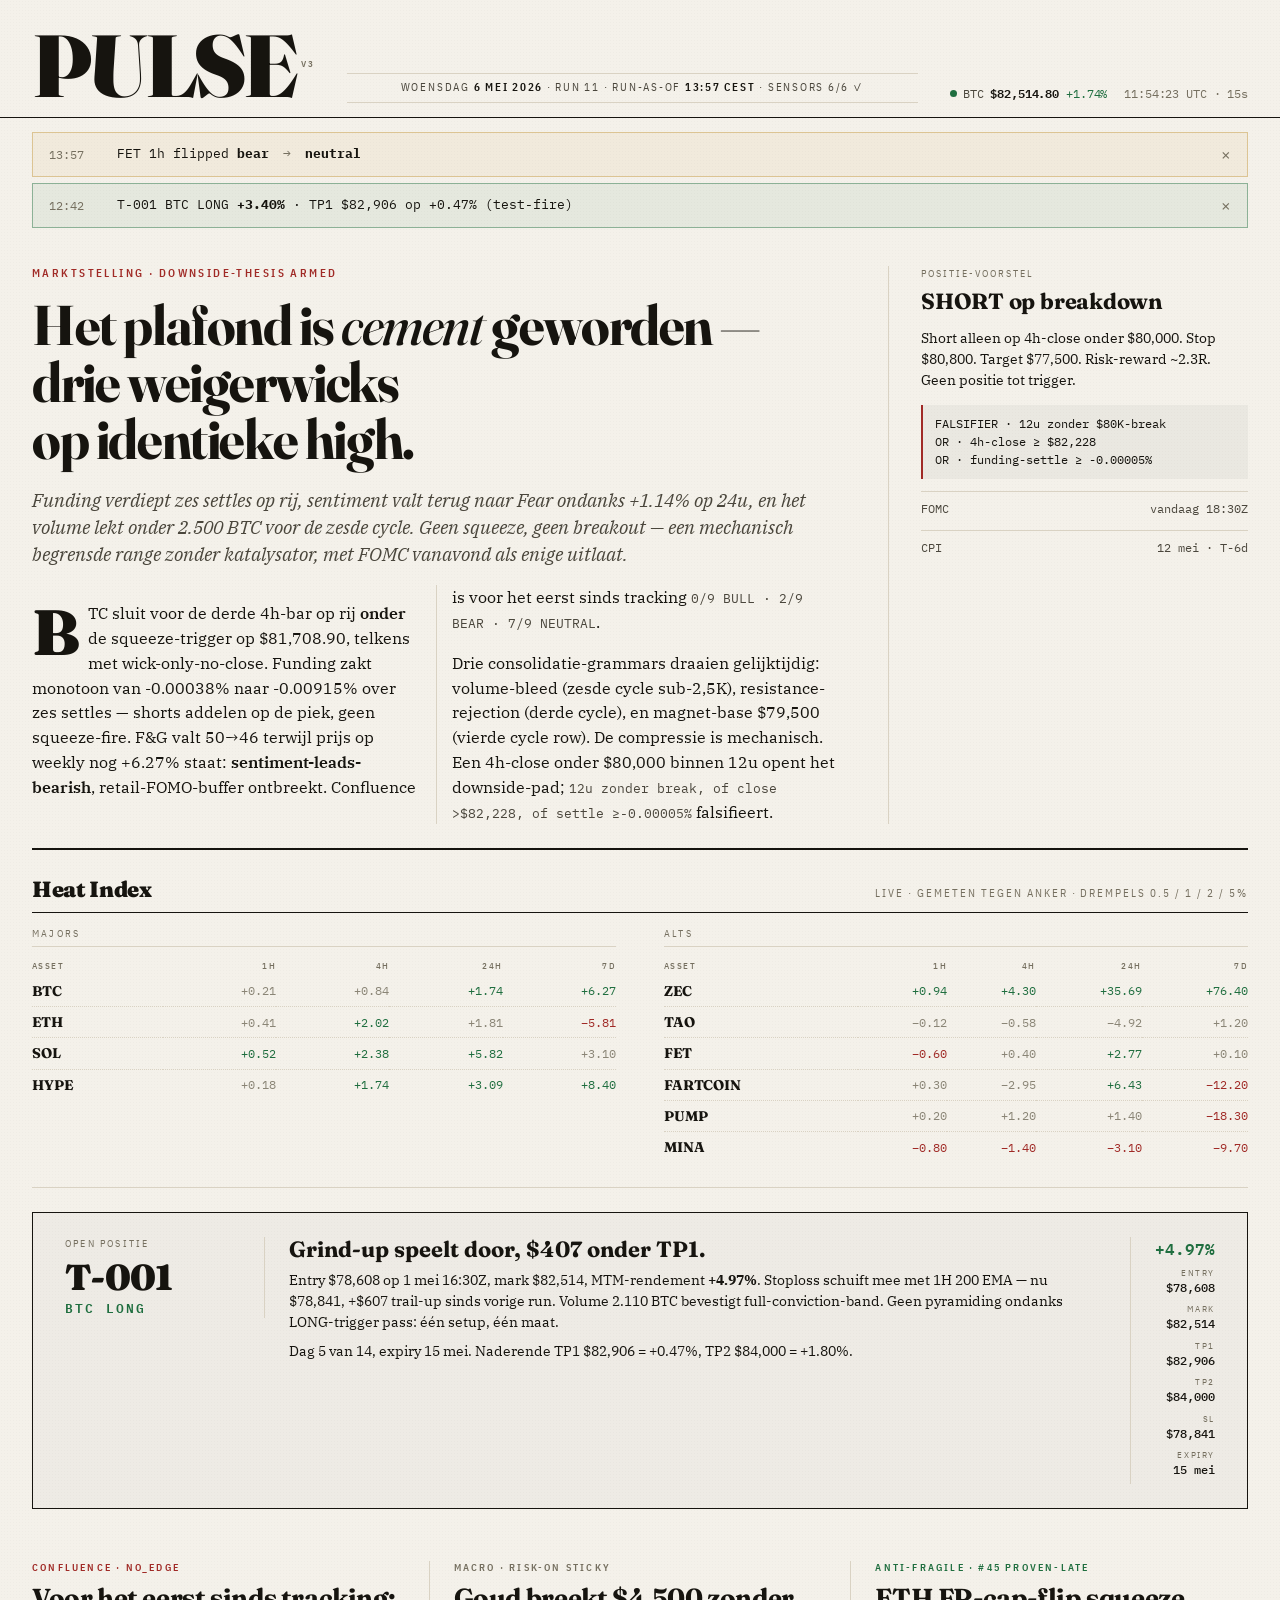
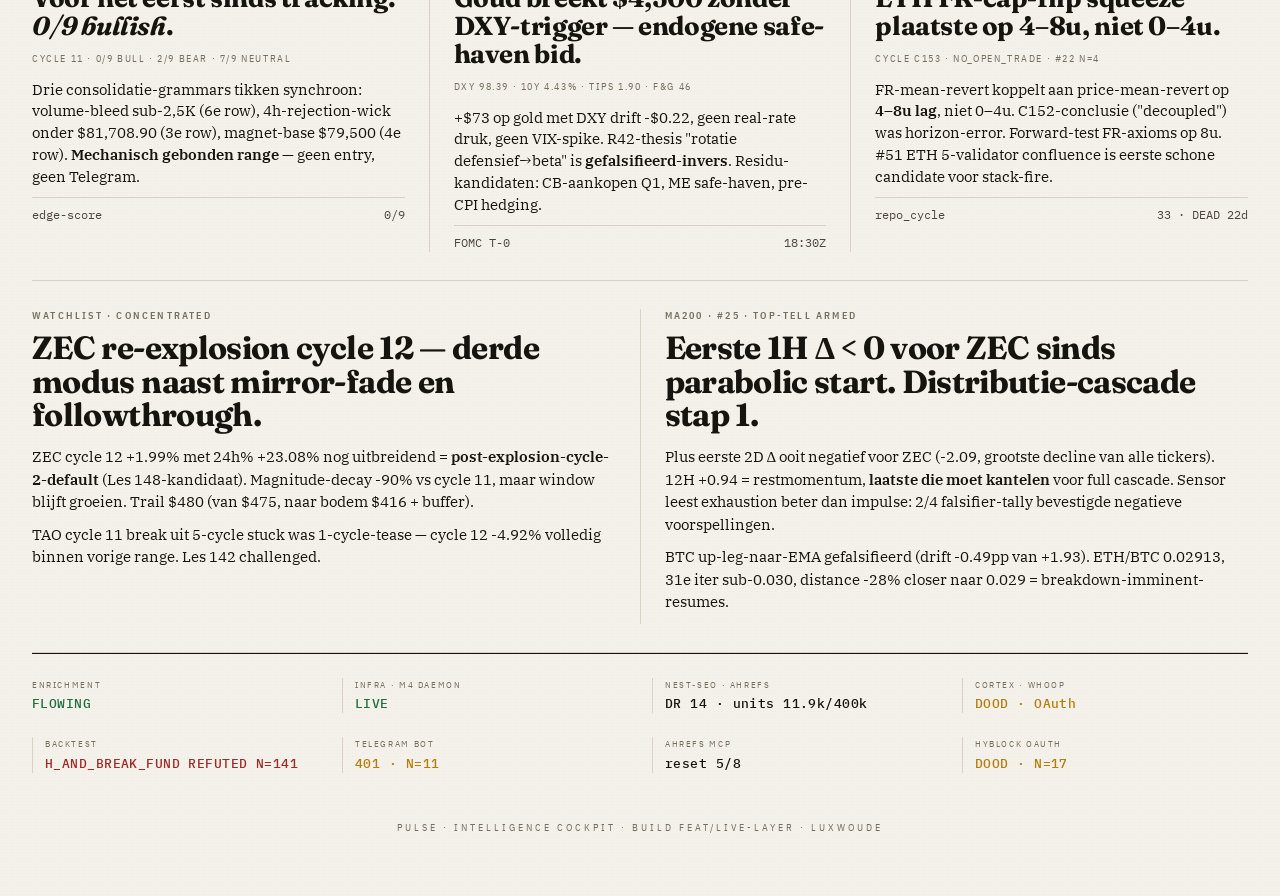
<file: design/krant-mockup.html>
<!doctype html>
<!--
  PULSE — krant-richting referentie-mockup
  Gemaakt: 6 mei 2026
  Doel: visuele referentie voor designer. Geen productie-code.

  AESTHETISCHE RICHTING — "editorial brutalism"
  Lineage: Financial Times, The Economist, NYT Magazine, maar dichter en
  donkerder. Headlines zijn ARGUMENTEN, niet labels. Cijfers zijn mono,
  argumenten zijn serif, meta is condensed sans. Verticale rules scheiden
  kolommen zoals een echte krant. Witruimte is bewust beperkt — pulse is
  een intelligence-cockpit, geen luxe-magazine.

  BEHOUDEN UIT v3:
  - Banner-alerts (Mathijs noemde screenshot "sterk")
  - Thermometer-strip (alleen visueel hertaald als "heat index")
  - Live-laag met seconde-stempel
  - Twee tijd-stempels: minuut-precieus voor krant, seconde-precieus voor live

  VERANDERD:
  - Card-grid → editorial flow met kolommen + rules
  - Regime-pills → kicker-tags boven artikel-koppen
  - Sensor-titels (LABELS) → argument-headlines (CLAIMS)
  - Generic sans → Fraunces display + IBM Plex Serif body + IBM Plex Mono cijfers
-->
<html lang="nl">
<head>
<meta charset="utf-8">
<meta name="viewport" content="width=device-width,initial-scale=1">
<title>PULSE — krant-richting</title>
<link rel="preconnect" href="https://fonts.googleapis.com">
<link rel="preconnect" href="https://fonts.gstatic.com" crossorigin>
<link href="https://fonts.googleapis.com/css2?family=Fraunces:opsz,wght@9..144,400;9..144,500;9..144,700;9..144,900&family=IBM+Plex+Mono:wght@400;500;600&family=IBM+Plex+Sans+Condensed:wght@400;500;600&family=IBM+Plex+Serif:ital,wght@0,400;0,500;0,600;1,400&display=swap" rel="stylesheet">
<style>
  :root {
    --paper: #f4f1ea;
    --paper-rule: #d9d2c3;
    --ink: #16140f;
    --ink-soft: #4a463c;
    --ink-mute: #756f5f;
    --bull: #1f6e3f;
    --bear: #a02a26;
    --warn: #b67c0a;
    --neutral: #8a8576;
    --alert-bg: rgba(180,124,10,0.06);
    --alert-border: rgba(180,124,10,0.35);
    --alert-strong-bg: rgba(31,110,63,0.07);
    --alert-strong-border: rgba(31,110,63,0.45);
    --alert-critical-bg: rgba(160,42,38,0.08);
    --alert-critical-border: rgba(160,42,38,0.55);
    --display: 'Fraunces', 'Times New Roman', serif;
    --serif: 'IBM Plex Serif', Georgia, serif;
    --mono: 'IBM Plex Mono', Menlo, monospace;
    --sans: 'IBM Plex Sans Condensed', 'Helvetica Neue', sans-serif;
  }
  * { box-sizing: border-box; }
  html, body {
    margin: 0;
    padding: 0;
    background: var(--paper);
    color: var(--ink);
    font-family: var(--serif);
    font-size: 15px;
    line-height: 1.45;
    -webkit-font-smoothing: antialiased;
    /* paper texture: subtle noise via inline data-uri (cheap, no asset) */
    background-image: 
      radial-gradient(rgba(0,0,0,0.018) 1px, transparent 1px);
    background-size: 3px 3px;
  }

  .container { max-width: 1320px; margin: 0 auto; padding: 0 32px; }

  /* ---------- MASTHEAD ----------------------------------------------- */
  .masthead {
    border-bottom: 1px solid var(--ink);
    padding: 28px 32px 14px;
    display: grid;
    grid-template-columns: auto 1fr auto;
    align-items: end;
    gap: 32px;
  }
  .masthead .brand {
    font-family: var(--display);
    font-weight: 900;
    font-size: 88px;
    line-height: 0.85;
    letter-spacing: -0.04em;
    font-variation-settings: 'opsz' 144, 'SOFT' 0;
  }
  .masthead .brand sup {
    font-family: var(--sans);
    font-size: 9px;
    font-weight: 600;
    letter-spacing: 0.18em;
    text-transform: uppercase;
    vertical-align: super;
    margin-left: 6px;
    color: var(--ink-mute);
  }
  .masthead .meta {
    font-family: var(--sans);
    font-size: 11px;
    text-transform: uppercase;
    letter-spacing: 0.16em;
    color: var(--ink-soft);
    text-align: center;
    border-top: 1px solid var(--paper-rule);
    border-bottom: 1px solid var(--paper-rule);
    padding: 6px 0;
  }
  .masthead .meta strong { color: var(--ink); font-weight: 600; }
  .masthead .live-tape {
    font-family: var(--mono);
    font-size: 12px;
    letter-spacing: -0.01em;
    text-align: right;
    color: var(--ink-soft);
  }
  .masthead .live-tape .live-dot {
    display: inline-block;
    width: 7px;
    height: 7px;
    border-radius: 50%;
    background: var(--bull);
    margin-right: 6px;
    vertical-align: 1px;
    animation: pulse 2s ease-in-out infinite;
  }
  .masthead .live-tape .price { color: var(--ink); font-weight: 600; }
  .masthead .live-tape .delta-up { color: var(--bull); }
  .masthead .live-tape .delta-down { color: var(--bear); }
  .masthead .live-tape .stamp { color: var(--ink-mute); margin-left: 10px; }
  @keyframes pulse {
    0%,100% { opacity: 1; transform: scale(1); }
    50% { opacity: 0.55; transform: scale(0.85); }
  }

  /* ---------- ALERTS — BEHOUDEN ZOALS V3 ---------------------------- */
  .alert-stack { padding: 14px 0 0; }
  .alert-banner {
    border: 1px solid var(--alert-border);
    background: var(--alert-bg);
    padding: 10px 16px;
    display: grid;
    grid-template-columns: 56px 1fr 24px;
    align-items: center;
    gap: 12px;
    font-family: var(--mono);
    font-size: 13px;
    margin-bottom: 6px;
  }
  .alert-banner.alert-strong { border-color: var(--alert-strong-border); background: var(--alert-strong-bg); }
  .alert-banner.alert-critical { border-color: var(--alert-critical-border); background: var(--alert-critical-bg); }
  .alert-banner .alert-time { color: var(--ink-mute); font-size: 12px; }
  .alert-banner .alert-msg { color: var(--ink); }
  .alert-banner .alert-msg .arrow { color: var(--ink-mute); margin: 0 6px; }
  .alert-banner .alert-x {
    color: var(--ink-mute);
    cursor: pointer;
    text-align: right;
    font-size: 16px;
    user-select: none;
  }
  .alert-banner .alert-x:hover { color: var(--ink); }

  /* ---------- LEAD ARTICLE ------------------------------------------ */
  .lead {
    padding: 32px 0 24px;
    border-bottom: 2px solid var(--ink);
    display: grid;
    grid-template-columns: 1fr 360px;
    gap: 48px;
  }
  .lead .kicker {
    font-family: var(--sans);
    font-size: 11px;
    text-transform: uppercase;
    letter-spacing: 0.22em;
    color: var(--bear);
    font-weight: 600;
    margin-bottom: 14px;
  }
  .lead h1 {
    font-family: var(--display);
    font-weight: 700;
    font-size: 56px;
    line-height: 1.02;
    letter-spacing: -0.025em;
    margin: 0 0 20px;
    font-variation-settings: 'opsz' 144;
  }
  .lead h1 em {
    font-style: italic;
    font-weight: 500;
  }
  .lead .deck {
    font-family: var(--serif);
    font-size: 19px;
    line-height: 1.4;
    color: var(--ink-soft);
    font-weight: 400;
    margin: 0 0 18px;
    font-style: italic;
  }
  .lead .lead-body {
    font-family: var(--serif);
    font-size: 16px;
    line-height: 1.55;
    column-count: 2;
    column-gap: 32px;
    column-rule: 1px solid var(--paper-rule);
  }
  .lead .lead-body::first-letter {
    font-family: var(--display);
    float: left;
    font-size: 64px;
    line-height: 0.85;
    font-weight: 900;
    margin: 4px 8px -4px 0;
    color: var(--ink);
  }
  .lead .lead-body strong { font-weight: 600; color: var(--ink); }
  .lead .lead-body .cite { font-family: var(--mono); font-size: 13px; color: var(--ink-soft); }

  /* lead sidebar — falsifier */
  .lead aside {
    border-left: 1px solid var(--paper-rule);
    padding-left: 32px;
    font-family: var(--serif);
    font-size: 14px;
    line-height: 1.5;
  }
  .lead aside .label {
    font-family: var(--sans);
    font-size: 10px;
    text-transform: uppercase;
    letter-spacing: 0.2em;
    color: var(--ink-mute);
    margin-bottom: 8px;
  }
  .lead aside h3 {
    font-family: var(--display);
    font-weight: 700;
    font-size: 22px;
    line-height: 1.15;
    margin: 0 0 10px;
    letter-spacing: -0.01em;
  }
  .lead aside .falsifier {
    font-family: var(--mono);
    font-size: 12px;
    background: rgba(22,20,15,0.04);
    padding: 10px 12px;
    border-left: 2px solid var(--bear);
    margin: 12px 0;
  }
  .lead aside .meta-row {
    font-family: var(--mono);
    font-size: 12px;
    color: var(--ink-soft);
    display: flex;
    justify-content: space-between;
    border-top: 1px solid var(--paper-rule);
    padding-top: 8px;
    margin-top: 12px;
  }

  /* ---------- HEAT INDEX (vh thermometer) -------------------------- */
  .heat-index {
    padding: 24px 0;
    border-bottom: 1px solid var(--paper-rule);
  }
  .heat-index .section-head {
    display: flex;
    justify-content: space-between;
    align-items: baseline;
    border-bottom: 1px solid var(--ink);
    padding-bottom: 6px;
    margin-bottom: 14px;
  }
  .heat-index .section-head h2 {
    font-family: var(--display);
    font-weight: 900;
    font-size: 22px;
    margin: 0;
    letter-spacing: -0.015em;
  }
  .heat-index .section-head .sub {
    font-family: var(--sans);
    font-size: 11px;
    text-transform: uppercase;
    letter-spacing: 0.18em;
    color: var(--ink-mute);
  }
  .heat-grid {
    display: grid;
    grid-template-columns: repeat(2, 1fr);
    gap: 0 48px;
  }
  .heat-block .group-label {
    font-family: var(--sans);
    font-size: 10px;
    text-transform: uppercase;
    letter-spacing: 0.22em;
    color: var(--ink-mute);
    margin-bottom: 8px;
    border-bottom: 1px solid var(--paper-rule);
    padding-bottom: 4px;
  }
  .heat-block table {
    width: 100%;
    border-collapse: collapse;
    font-family: var(--mono);
    font-size: 12px;
  }
  .heat-block thead th {
    font-family: var(--sans);
    font-size: 9px;
    text-transform: uppercase;
    letter-spacing: 0.16em;
    color: var(--ink-mute);
    text-align: right;
    padding: 4px 0;
    font-weight: 500;
  }
  .heat-block thead th:first-child { text-align: left; }
  .heat-block tbody td { padding: 5px 0; }
  .heat-block tbody td:first-child {
    font-family: var(--display);
    font-weight: 700;
    font-size: 14px;
    letter-spacing: -0.01em;
  }
  .heat-block tbody td.bull { color: var(--bull); text-align: right; }
  .heat-block tbody td.bear { color: var(--bear); text-align: right; }
  .heat-block tbody td.neut { color: var(--neutral); text-align: right; }
  .heat-block tbody tr { border-bottom: 1px dotted var(--paper-rule); }
  .heat-block tbody tr:last-child { border-bottom: none; }

  /* ---------- 3-COLUMN SECTION -------------------------------------- */
  .triple {
    display: grid;
    grid-template-columns: 1fr 1px 1fr 1px 1fr;
    padding: 28px 0;
    gap: 0 24px;
    border-bottom: 1px solid var(--paper-rule);
  }
  .triple .rule { background: var(--paper-rule); }
  .triple article .kicker {
    font-family: var(--sans);
    font-size: 10px;
    text-transform: uppercase;
    letter-spacing: 0.22em;
    color: var(--ink-mute);
    font-weight: 600;
    margin-bottom: 8px;
  }
  .triple article .kicker.bull { color: var(--bull); }
  .triple article .kicker.bear { color: var(--bear); }
  .triple article h2 {
    font-family: var(--display);
    font-weight: 700;
    font-size: 26px;
    line-height: 1.08;
    margin: 0 0 12px;
    letter-spacing: -0.015em;
  }
  .triple article .byline {
    font-family: var(--sans);
    font-size: 10px;
    text-transform: uppercase;
    letter-spacing: 0.16em;
    color: var(--ink-mute);
    margin-bottom: 12px;
  }
  .triple article p {
    font-size: 14.5px;
    line-height: 1.5;
    margin: 0 0 10px;
  }
  .triple article p strong { font-weight: 600; }
  .triple article .stat {
    font-family: var(--mono);
    font-size: 12px;
    color: var(--ink-soft);
    border-top: 1px solid var(--paper-rule);
    padding-top: 8px;
    margin-top: 10px;
    display: flex;
    justify-content: space-between;
  }

  /* ---------- DUO SECTION ------------------------------------------- */
  .duo {
    display: grid;
    grid-template-columns: 1fr 1px 1fr;
    padding: 28px 0;
    gap: 0 24px;
    border-bottom: 1px solid var(--paper-rule);
  }
  .duo .rule { background: var(--paper-rule); }
  .duo article .kicker {
    font-family: var(--sans);
    font-size: 10px;
    text-transform: uppercase;
    letter-spacing: 0.22em;
    color: var(--ink-mute);
    font-weight: 600;
    margin-bottom: 8px;
  }
  .duo article h2 {
    font-family: var(--display);
    font-weight: 700;
    font-size: 32px;
    line-height: 1.05;
    margin: 0 0 14px;
    letter-spacing: -0.02em;
  }
  .duo article p { font-size: 15px; line-height: 1.5; margin: 0 0 10px; }
  .duo article p strong { font-weight: 600; }

  /* ---------- POSITION INSET (T-001) -------------------------------- */
  .position-inset {
    margin: 24px 0;
    border: 1px solid var(--ink);
    background: rgba(22,20,15,0.025);
    padding: 24px 32px;
    display: grid;
    grid-template-columns: 200px 1fr auto;
    gap: 24px;
    align-items: start;
  }
  .position-inset .corner {
    font-family: var(--sans);
    font-size: 10px;
    text-transform: uppercase;
    letter-spacing: 0.22em;
    color: var(--ink-mute);
    border-right: 1px solid var(--paper-rule);
    padding-right: 24px;
  }
  .position-inset .corner .symbol {
    font-family: var(--display);
    font-weight: 900;
    font-size: 36px;
    line-height: 1;
    color: var(--ink);
    letter-spacing: -0.02em;
    margin: 8px 0 4px;
    text-transform: none;
  }
  .position-inset .corner .side {
    font-family: var(--mono);
    font-size: 13px;
    color: var(--bull);
    font-weight: 600;
  }
  .position-inset .body h3 {
    font-family: var(--display);
    font-weight: 700;
    font-size: 22px;
    margin: 0 0 8px;
    line-height: 1.15;
  }
  .position-inset .body p {
    font-size: 14px;
    line-height: 1.5;
    margin: 0 0 8px;
  }
  .position-inset .levels {
    font-family: var(--mono);
    font-size: 12px;
    text-align: right;
    border-left: 1px solid var(--paper-rule);
    padding-left: 24px;
  }
  .position-inset .levels div { margin-bottom: 6px; }
  .position-inset .levels .lbl {
    font-family: var(--sans);
    font-size: 9px;
    text-transform: uppercase;
    letter-spacing: 0.18em;
    color: var(--ink-mute);
    display: block;
  }
  .position-inset .levels .v { color: var(--ink); font-weight: 500; }
  .position-inset .levels .mtm { color: var(--bull); font-weight: 600; font-size: 16px; }

  /* ---------- FOOTER STRIP ----------------------------------------- */
  .strip {
    padding: 24px 0;
    border-top: 1px solid var(--ink);
    display: grid;
    grid-template-columns: repeat(4, 1fr);
    gap: 24px;
    font-family: var(--sans);
    font-size: 11px;
    color: var(--ink-soft);
    letter-spacing: 0.04em;
  }
  .strip .item {
    border-left: 1px solid var(--paper-rule);
    padding-left: 12px;
  }
  .strip .item:first-child { border-left: none; padding-left: 0; }
  .strip .item .name {
    text-transform: uppercase;
    letter-spacing: 0.18em;
    font-size: 9px;
    color: var(--ink-mute);
    margin-bottom: 4px;
  }
  .strip .item .v {
    font-family: var(--mono);
    font-size: 13px;
    color: var(--ink);
    font-weight: 500;
  }
  .strip .item .v.warn { color: var(--warn); }
  .strip .item .v.bear { color: var(--bear); }
  .strip .item .v.bull { color: var(--bull); }

  footer {
    padding: 24px 0 60px;
    text-align: center;
    font-family: var(--sans);
    font-size: 10px;
    text-transform: uppercase;
    letter-spacing: 0.3em;
    color: var(--ink-mute);
  }
</style>
</head>
<body>

<header class="masthead container">
  <div class="brand">PULSE<sup>v3</sup></div>
  <div class="meta">
    woensdag <strong>6 mei 2026</strong> · run 11 · run-as-of <strong>13:57 CEST</strong> · sensors 6/6 ✓
  </div>
  <div class="live-tape">
    <span class="live-dot"></span>BTC <span class="price">$82,514.80</span> <span class="delta-up">+1.74%</span>
    <span class="stamp">11:54:23 UTC · 15s</span>
  </div>
</header>

<main class="container">

  <!-- ALERT STACK — bewust ongewijzigd, werkt al -->
  <section class="alert-stack" aria-label="alerts">
    <div class="alert-banner alert-normal">
      <span class="alert-time">13:57</span>
      <span class="alert-msg">FET 1h flipped <strong>bear</strong> <span class="arrow">→</span> <strong>neutral</strong></span>
      <span class="alert-x">×</span>
    </div>
    <div class="alert-banner alert-strong">
      <span class="alert-time">12:42</span>
      <span class="alert-msg">T-001 BTC LONG <strong>+3.40%</strong> · TP1 $82,906 op +0.47% (test-fire)</span>
      <span class="alert-x">×</span>
    </div>
  </section>

  <!-- LEAD — argument als headline -->
  <section class="lead">
    <div>
      <div class="kicker">Marktstelling · downside-thesis armed</div>
      <h1>Het plafond is <em>cement</em> geworden — drie weigerwicks<br>op identieke high.</h1>
      <p class="deck">Funding verdiept zes settles op rij, sentiment valt terug naar Fear ondanks +1.14% op 24u, en het volume lekt onder 2.500 BTC voor de zesde cycle. Geen squeeze, geen breakout — een mechanisch begrensde range zonder katalysator, met FOMC vanavond als enige uitlaat.</p>
      <div class="lead-body">
        <p>BTC sluit voor de derde 4h-bar op rij <strong>onder</strong> de squeeze-trigger op $81,708.90, telkens met wick-only-no-close. Funding zakt monotoon van -0.00038% naar -0.00915% over zes settles — shorts addelen op de piek, geen squeeze-fire. F&amp;G valt 50→46 terwijl prijs op weekly nog +6.27% staat: <strong>sentiment-leads-bearish</strong>, retail-FOMO-buffer ontbreekt. Confluence is voor het eerst sinds tracking <span class="cite">0/9 BULL · 2/9 BEAR · 7/9 NEUTRAL</span>.</p>
        <p>Drie consolidatie-grammars draaien gelijktijdig: volume-bleed (zesde cycle sub-2,5K), resistance-rejection (derde cycle), en magnet-base $79,500 (vierde cycle row). De compressie is mechanisch. Een 4h-close onder $80,000 binnen 12u opent het downside-pad; <span class="cite">12u zonder break, of close &gt;$82,228, of settle ≥-0.00005%</span> falsifieert.</p>
      </div>
    </div>
    <aside>
      <div class="label">positie-voorstel</div>
      <h3>SHORT op breakdown</h3>
      <p>Short alleen op 4h-close onder $80,000. Stop $80,800. Target $77,500. Risk-reward ~2.3R. Geen positie tot trigger.</p>
      <div class="falsifier">
        FALSIFIER · 12u zonder $80K-break<br>
        OR · 4h-close ≥ $82,228<br>
        OR · funding-settle ≥ -0.00005%
      </div>
      <div class="meta-row">
        <span>FOMC</span><span>vandaag 18:30Z</span>
      </div>
      <div class="meta-row">
        <span>CPI</span><span>12 mei · T-6d</span>
      </div>
    </aside>
  </section>

  <!-- HEAT INDEX — thermometer hertaald -->
  <section class="heat-index">
    <div class="section-head">
      <h2>Heat Index</h2>
      <span class="sub">live · gemeten tegen anker · drempels 0.5 / 1 / 2 / 5%</span>
    </div>
    <div class="heat-grid">
      <div class="heat-block">
        <div class="group-label">Majors</div>
        <table>
          <thead><tr><th>Asset</th><th>1h</th><th>4h</th><th>24h</th><th>7d</th></tr></thead>
          <tbody>
            <tr><td>BTC</td><td class="neut">+0.21</td><td class="neut">+0.84</td><td class="bull">+1.74</td><td class="bull">+6.27</td></tr>
            <tr><td>ETH</td><td class="neut">+0.41</td><td class="bull">+2.02</td><td class="neut">+1.81</td><td class="bear">−5.81</td></tr>
            <tr><td>SOL</td><td class="bull">+0.52</td><td class="bull">+2.38</td><td class="bull">+5.82</td><td class="neut">+3.10</td></tr>
            <tr><td>HYPE</td><td class="neut">+0.18</td><td class="bull">+1.74</td><td class="bull">+3.09</td><td class="bull">+8.40</td></tr>
          </tbody>
        </table>
      </div>
      <div class="heat-block">
        <div class="group-label">Alts</div>
        <table>
          <thead><tr><th>Asset</th><th>1h</th><th>4h</th><th>24h</th><th>7d</th></tr></thead>
          <tbody>
            <tr><td>ZEC</td><td class="bull">+0.94</td><td class="bull">+4.30</td><td class="bull">+35.69</td><td class="bull">+76.40</td></tr>
            <tr><td>TAO</td><td class="neut">−0.12</td><td class="neut">−0.58</td><td class="neut">−4.92</td><td class="neut">+1.20</td></tr>
            <tr><td>FET</td><td class="bear">−0.60</td><td class="neut">+0.40</td><td class="bull">+2.77</td><td class="neut">+0.10</td></tr>
            <tr><td>FARTCOIN</td><td class="neut">+0.30</td><td class="neut">−2.95</td><td class="bull">+6.43</td><td class="bear">−12.20</td></tr>
            <tr><td>PUMP</td><td class="neut">+0.20</td><td class="neut">+1.20</td><td class="neut">+1.40</td><td class="bear">−18.30</td></tr>
            <tr><td>MINA</td><td class="bear">−0.80</td><td class="bear">−1.40</td><td class="bear">−3.10</td><td class="bear">−9.70</td></tr>
          </tbody>
        </table>
      </div>
    </div>
  </section>

  <!-- POSITION INSET — T-001 -->
  <section class="position-inset">
    <div class="corner">
      <div>open positie</div>
      <div class="symbol">T-001</div>
      <div class="side">BTC LONG</div>
    </div>
    <div class="body">
      <h3>Grind-up speelt door, $407 onder TP1.</h3>
      <p>Entry $78,608 op 1 mei 16:30Z, mark $82,514, MTM-rendement <strong>+4.97%</strong>. Stoploss schuift mee met 1H 200 EMA — nu $78,841, +$607 trail-up sinds vorige run. Volume 2.110 BTC bevestigt full-conviction-band. Geen pyramiding ondanks LONG-trigger pass: één setup, één maat.</p>
      <p>Dag 5 van 14, expiry 15 mei. Naderende TP1 $82,906 = +0.47%, TP2 $84,000 = +1.80%.</p>
    </div>
    <div class="levels">
      <div class="mtm">+4.97%</div>
      <div><span class="lbl">entry</span><span class="v">$78,608</span></div>
      <div><span class="lbl">mark</span><span class="v">$82,514</span></div>
      <div><span class="lbl">tp1</span><span class="v">$82,906</span></div>
      <div><span class="lbl">tp2</span><span class="v">$84,000</span></div>
      <div><span class="lbl">sl</span><span class="v">$78,841</span></div>
      <div><span class="lbl">expiry</span><span class="v">15 mei</span></div>
    </div>
  </section>

  <!-- TRIPLE SECTION — confluence | macro | anti-fragile -->
  <section class="triple">
    <article>
      <div class="kicker bear">Confluence · NO_EDGE</div>
      <h2>Voor het eerst sinds tracking: <em>0/9 bullish</em>.</h2>
      <div class="byline">cycle 11 · 0/9 BULL · 2/9 BEAR · 7/9 NEUTRAL</div>
      <p>Drie consolidatie-grammars tikken synchroon: volume-bleed sub-2,5K (6e row), 4h-rejection-wick onder $81,708.90 (3e row), magnet-base $79,500 (4e row). <strong>Mechanisch gebonden range</strong> — geen entry, geen Telegram.</p>
      <div class="stat"><span>edge-score</span><span>0/9</span></div>
    </article>
    <div class="rule"></div>
    <article>
      <div class="kicker">Macro · risk-on sticky</div>
      <h2>Goud breekt $4,500 zonder DXY-trigger — endogene safe-haven bid.</h2>
      <div class="byline">DXY 98.39 · 10Y 4.43% · TIPS 1.90 · F&amp;G 46</div>
      <p>+$73 op gold met DXY drift -$0.22, geen real-rate druk, geen VIX-spike. R42-thesis "rotatie defensief→beta" is <strong>gefalsifieerd-invers</strong>. Residu-kandidaten: CB-aankopen Q1, ME safe-haven, pre-CPI hedging.</p>
      <div class="stat"><span>FOMC T-0</span><span>18:30Z</span></div>
    </article>
    <div class="rule"></div>
    <article>
      <div class="kicker bull">Anti-fragile · #45 proven-late</div>
      <h2>ETH FR-cap-flip squeeze plaatste op 4–8u, niet 0–4u.</h2>
      <div class="byline">cycle C153 · NO_OPEN_TRADE · #22 N=4</div>
      <p>FR-mean-revert koppelt aan price-mean-revert op <strong>4–8u lag</strong>, niet 0–4u. C152-conclusie ("decoupled") was horizon-error. Forward-test FR-axioms op 8u. #51 ETH 5-validator confluence is eerste schone candidate voor stack-fire.</p>
      <div class="stat"><span>repo_cycle</span><span>33 · DEAD 22d</span></div>
    </article>
  </section>

  <!-- DUO SECTION — watchlist + MA200 -->
  <section class="duo">
    <article>
      <div class="kicker">Watchlist · concentrated</div>
      <h2>ZEC re-explosion cycle 12 — derde modus naast mirror-fade en followthrough.</h2>
      <p>ZEC cycle 12 +1.99% met 24h% +23.08% nog uitbreidend = <strong>post-explosion-cycle-2-default</strong> (Les 148-kandidaat). Magnitude-decay -90% vs cycle 11, maar window blijft groeien. Trail $480 (van $475, naar bodem $416 + buffer).</p>
      <p>TAO cycle 11 break uit 5-cycle stuck was 1-cycle-tease — cycle 12 -4.92% volledig binnen vorige range. Les 142 challenged.</p>
    </article>
    <div class="rule"></div>
    <article>
      <div class="kicker bear">MA200 · #25 · top-tell armed</div>
      <h2>Eerste 1H Δ &lt; 0 voor ZEC sinds parabolic start. Distributie-cascade stap 1.</h2>
      <p>Plus eerste 2D Δ ooit negatief voor ZEC (-2.09, grootste decline van alle tickers). 12H +0.94 = restmomentum, <strong>laatste die moet kantelen</strong> voor full cascade. Sensor leest exhaustion beter dan impulse: 2/4 falsifier-tally bevestigde negatieve voorspellingen.</p>
      <p>BTC up-leg-naar-EMA gefalsifieerd (drift -0.49pp van +1.93). ETH/BTC 0.02913, 31e iter sub-0.030, distance -28% closer naar 0.029 = breakdown-imminent-resumes.</p>
    </article>
  </section>

  <!-- SENSOR-STRIP -->
  <section class="strip">
    <div class="item"><div class="name">enrichment</div><div class="v bull">FLOWING</div></div>
    <div class="item"><div class="name">infra · M4 daemon</div><div class="v bull">LIVE</div></div>
    <div class="item"><div class="name">nest-seo · ahrefs</div><div class="v">DR 14 · units 11.9k/400k</div></div>
    <div class="item"><div class="name">cortex · whoop</div><div class="v warn">DOOD · OAuth</div></div>
    <div class="item"><div class="name">backtest</div><div class="v bear">H_AND_BREAK_FUND REFUTED N=141</div></div>
    <div class="item"><div class="name">telegram bot</div><div class="v warn">401 · N=11</div></div>
    <div class="item"><div class="name">ahrefs MCP</div><div class="v">reset 5/8</div></div>
    <div class="item"><div class="name">Hyblock OAuth</div><div class="v warn">DOOD · N=17</div></div>
  </section>

  <footer>
    Pulse · intelligence cockpit · build feat/live-layer · Luxwoude
  </footer>

</main>
</body>
</html>
</file>
